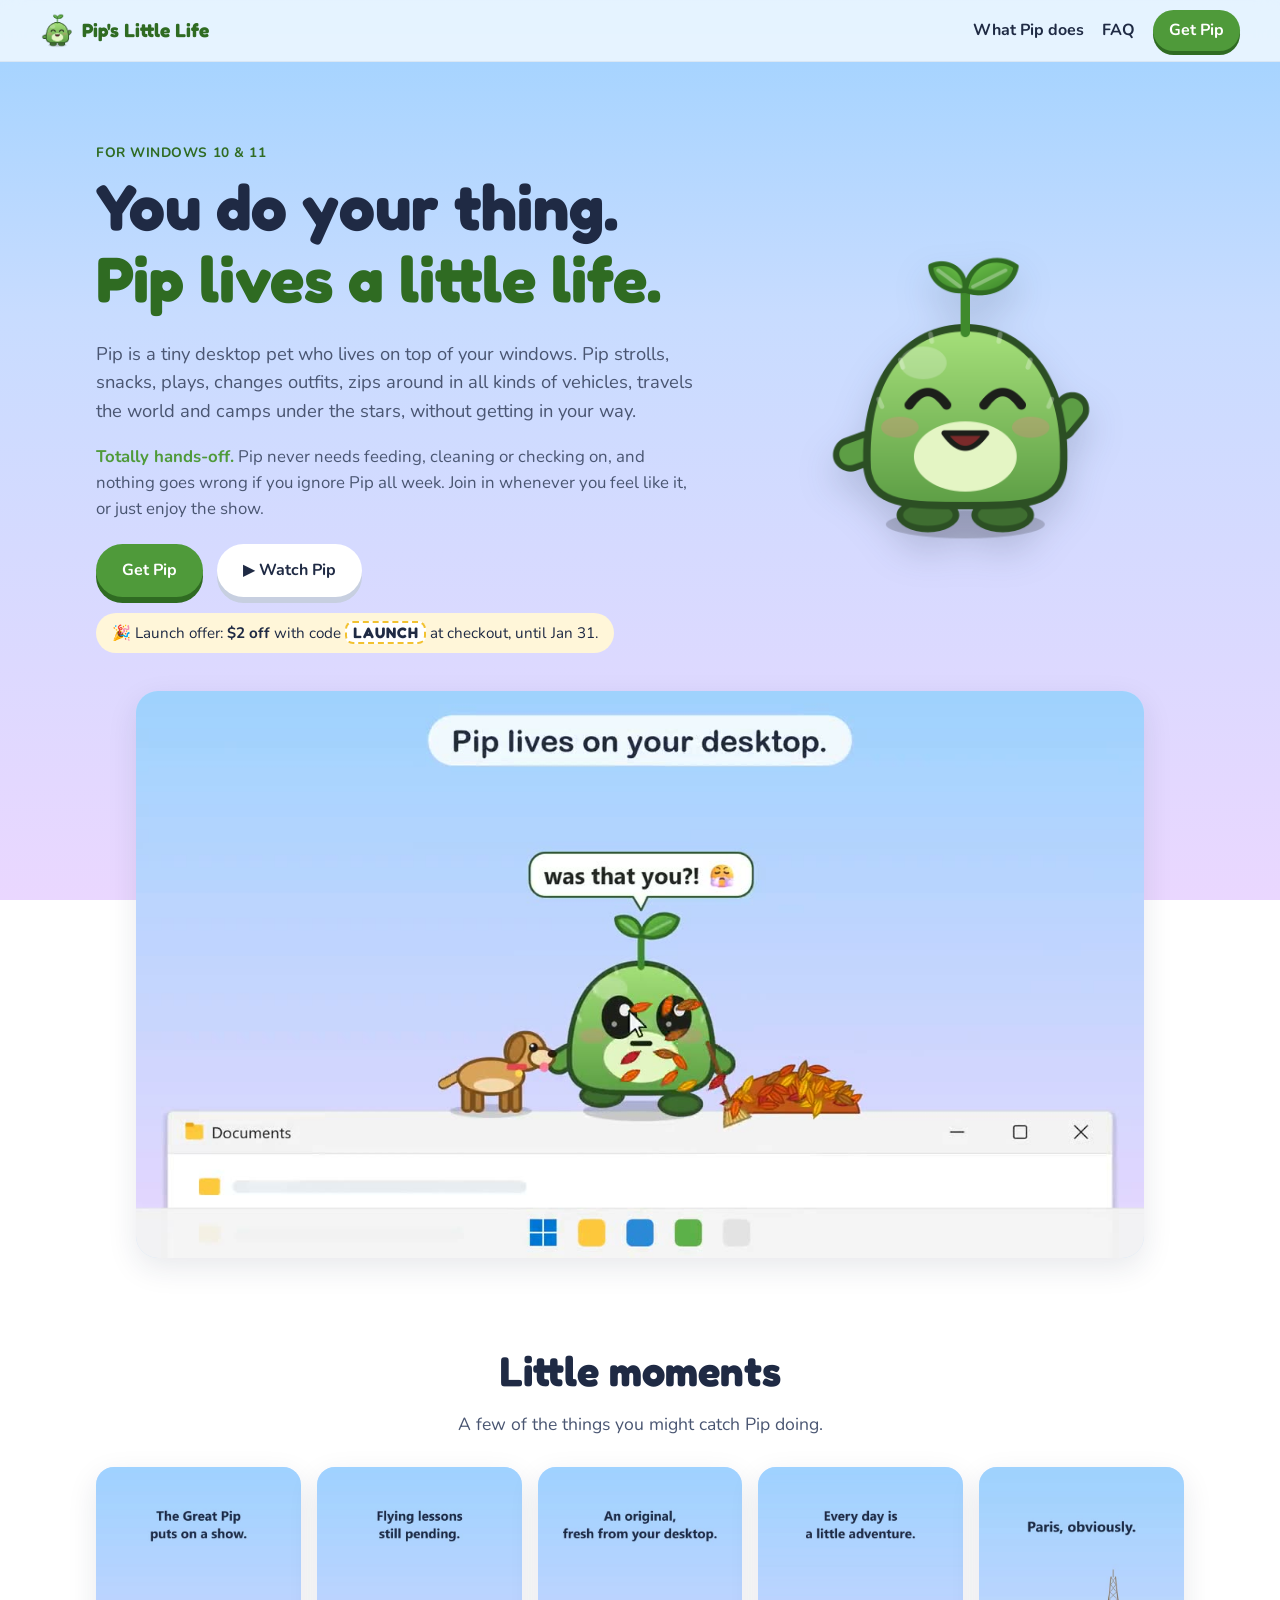
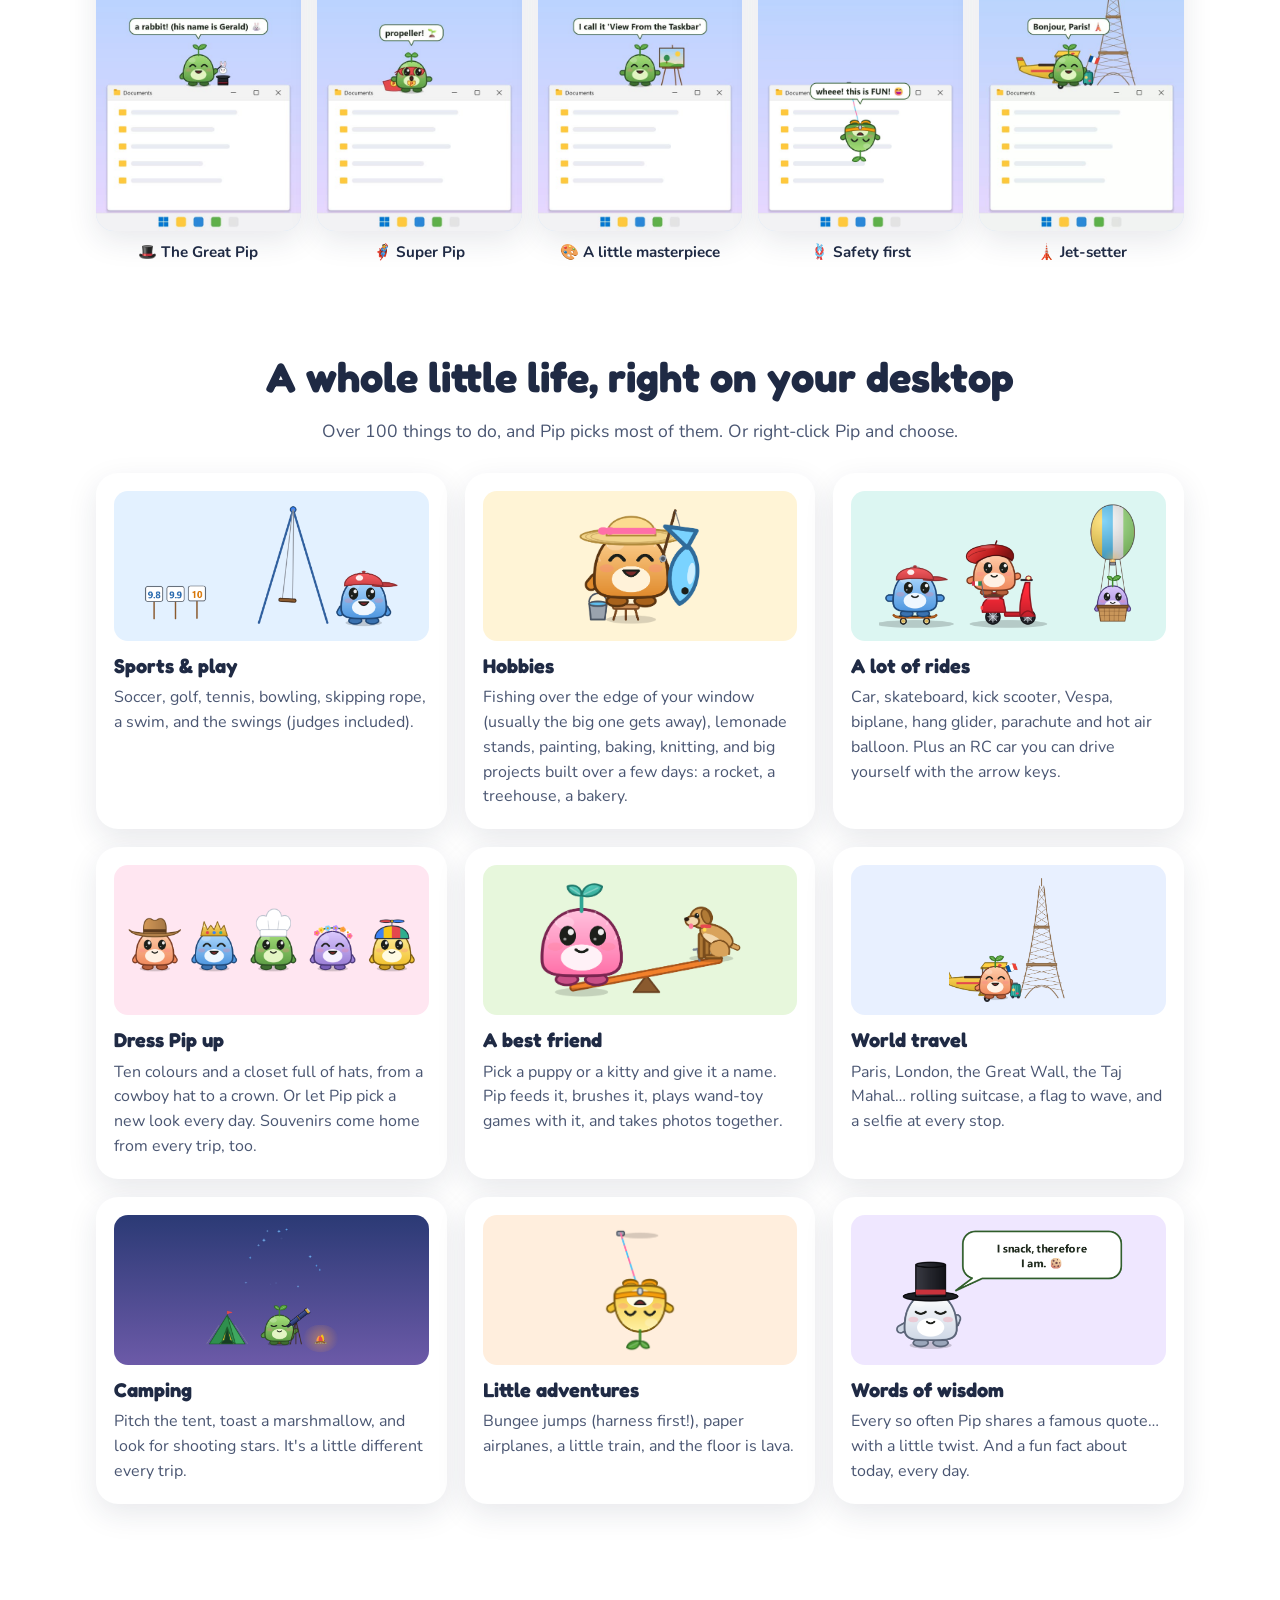
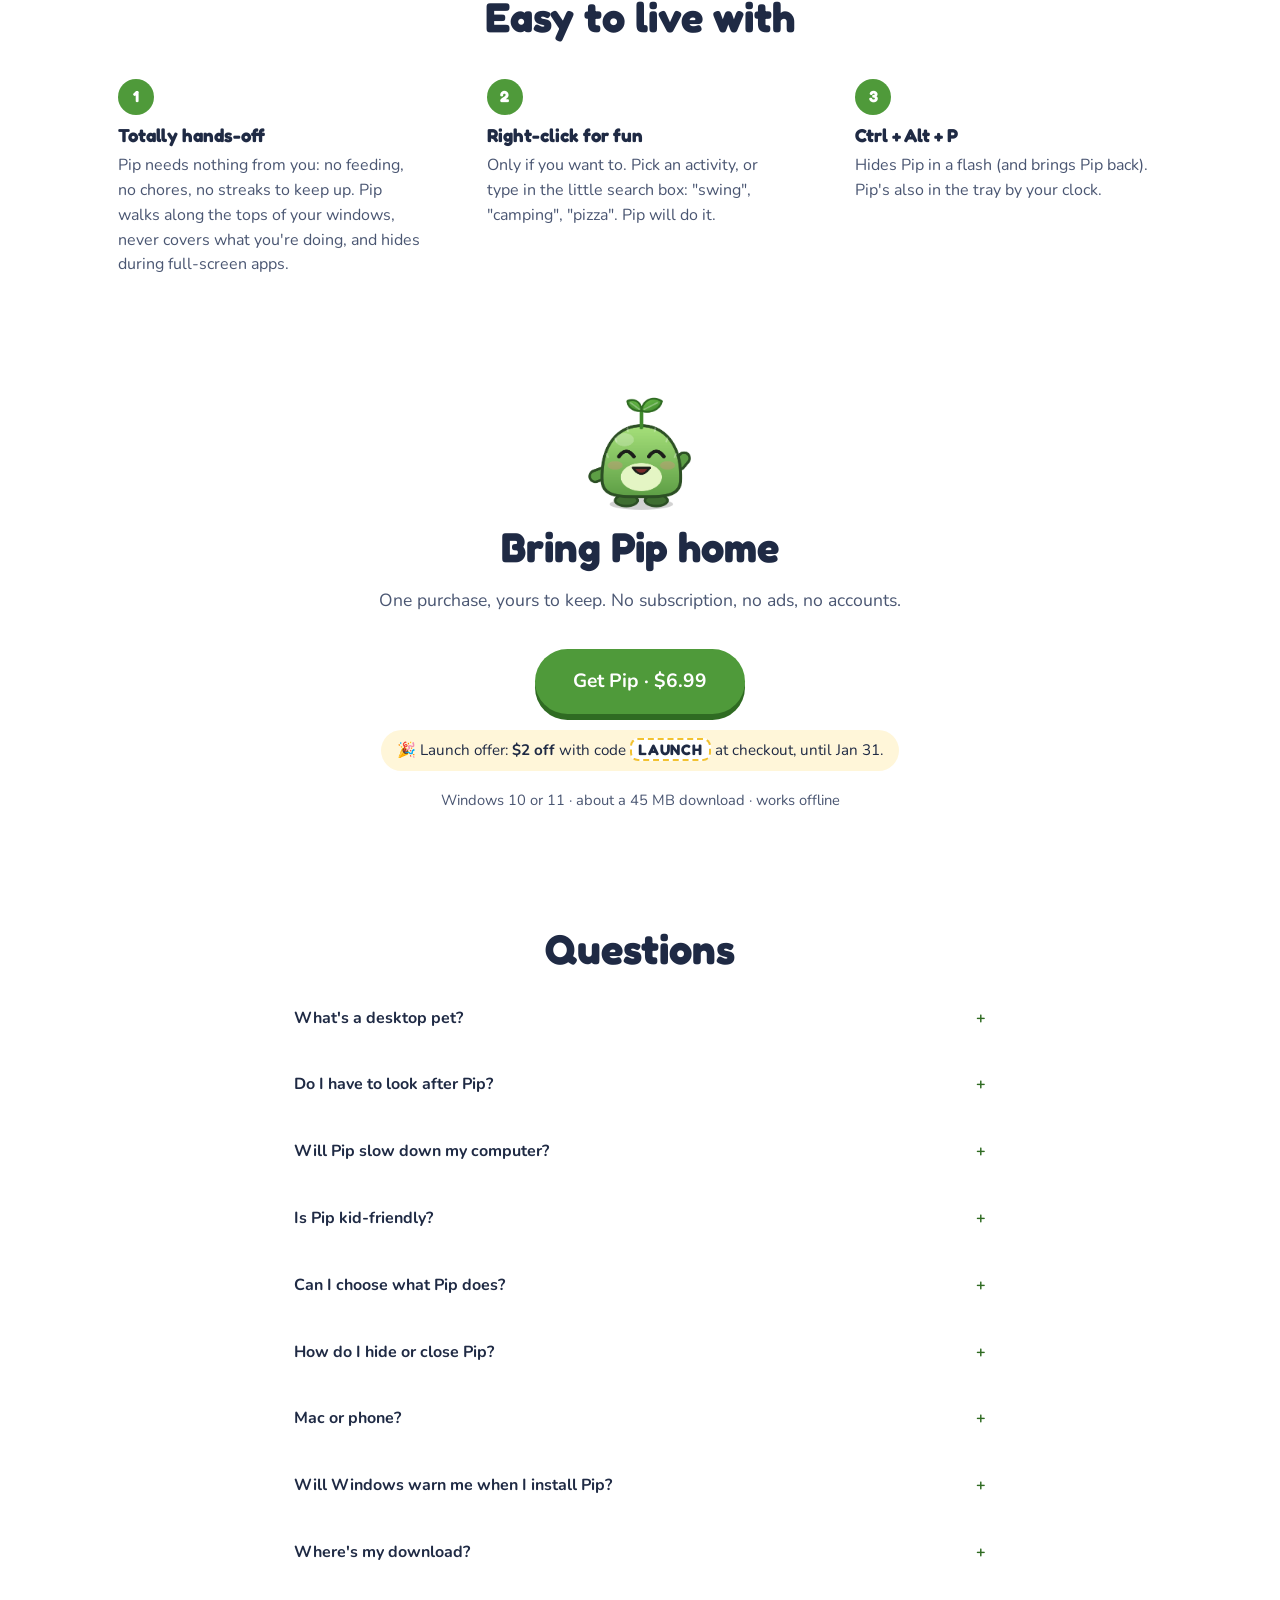
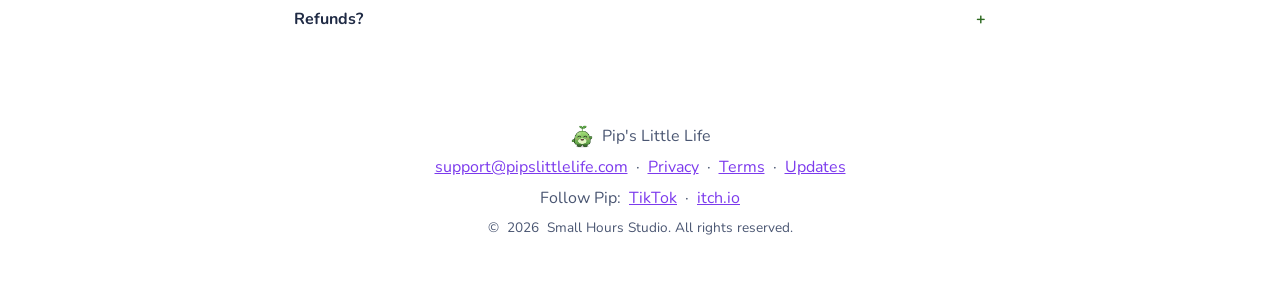
<file: index.html>
<!doctype html>
<html lang="en">
<head>
<meta charset="utf-8">
<meta name="viewport" content="width=device-width, initial-scale=1">
<title>Pip's Little Life · a cute desktop pet for Windows 10 &amp; 11</title>
<meta name="description" content="A cute desktop pet (a tiny desktop buddy) for Windows 10 &amp; 11. Pip plays, fishes, travels and camps on top of your windows. Hands-off, kid-friendly, no ads.">
<link rel="canonical" href="https://pipslittlelife.com/">
<meta property="og:type" content="website">
<meta property="og:site_name" content="Pip's Little Life">
<meta property="og:title" content="Pip's Little Life">
<meta property="og:description" content="A desktop buddy who lives on your screen. You do your thing. Pip lives a little life.">
<meta property="og:image" content="https://pipslittlelife.com/assets/og-image.jpg">
<meta property="og:url" content="https://pipslittlelife.com/">
<meta name="twitter:card" content="summary_large_image">
<script type="application/ld+json">
{ "@context": "https://schema.org", "@type": "SoftwareApplication",
  "name": "Pip's Little Life", "url": "https://pipslittlelife.com/",
  "description": "A cute, hands-off desktop pet for Windows 10 and 11. Pip lives a little life on top of your windows.",
  "image": "https://pipslittlelife.com/assets/og-image.jpg",
  "applicationCategory": "GameApplication", "operatingSystem": "Windows 10, Windows 11",
  "offers": { "@type": "Offer", "price": "6.99", "priceCurrency": "USD" } }
</script>
<link rel="icon" type="image/png" href="assets/pip-wave.png">
<link rel="preconnect" href="https://fonts.googleapis.com">
<link rel="preconnect" href="https://fonts.gstatic.com" crossorigin>
<link href="https://fonts.googleapis.com/css2?family=Fredoka:wght@500;600;700&family=Nunito:wght@400;600;700&display=swap" rel="stylesheet">
<link rel="stylesheet" href="style.css?v=4">
<script>
  /* ===== The one thing to fill in when you're ready to sell =====
     buyUrl: your Stripe (or Lemon Squeezy) checkout link.  price: shown on the buttons, e.g. "$9.99".
     While buyUrl is empty, the buttons say "Coming soon" and email you instead, and the launch offer stays hidden.
     Launched 2026-11-26 (Pip/LAUNCH-CHECKLIST.md section D). */
  window.PIP = { buyUrl: "https://buy.stripe.com/dRm28q35B7hE0VS5QO4ko00", price: "$6.99",
                 /* launch offer: shown until the end of this day, then hides itself */
                 promo: { code: "LAUNCH", off: "$2 off", until: "2027-01-31" },
                 /* the download service's "lost your link?" page */
                 lostUrl: "https://pip-download.pipslittlelife.workers.dev/lost" };
</script>
</head>
<body>

<header class="nav">
  <a class="brand" href="#top"><img src="assets/pip-wave.png" alt="" width="34" height="37">Pip's Little Life</a>
  <nav>
    <a href="#what">What Pip does</a>
    <a href="#faq">FAQ</a>
    <a class="btn btn-small buy" href="#get">Get Pip</a>
  </nav>
</header>

<main id="top">
  <!-- hero -->
  <section class="hero">
    <div class="hero-text">
      <p class="kicker">For Windows 10 &amp; 11</p>
      <h1>You do your thing.<br><span>Pip lives a little life.</span></h1>
      <p class="lede">Pip is a tiny desktop pet who lives on top of your windows. Pip strolls, snacks, plays,
        changes outfits, zips around in all kinds of vehicles, travels the world and camps under the stars,
        without getting in your way.</p>
      <p class="hands-off"><b>Totally hands-off.</b> Pip never needs feeding, cleaning or checking on, and nothing
        goes wrong if you ignore Pip all week. Join in whenever you feel like it, or just enjoy the show.</p>
      <div class="cta">
        <a class="btn buy" href="#get">Get Pip</a>
        <a class="btn btn-ghost" href="#watch">▶ Watch Pip</a>
      </div>
      <p class="promo" hidden></p>
      <div class="phone-note" hidden>
        <p><b>📱 On your phone?</b> Pip lives on Windows PCs. Buy here now and we'll email you the download link to open
          on your computer. Or send this page to yourself for later.</p>
        <button type="button" class="btn btn-ghost send-pc">📲 Send to my computer</button>
      </div>
      <p class="soon-note" hidden>Pip isn't on sale just yet. The button opens your email app with a short note to us;
        send it and we'll email you back when Pip launches.</p>
    </div>
    <div class="hero-art"><img src="assets/pip-wave.png" alt="Pip, a little green sprout, waving hello" width="321" height="345"></div>
  </section>

  <!-- the trailer -->
  <section id="watch" class="video-wrap">
    <video src="assets/pip-trailer.mp4" poster="assets/pip-trailer-poster.jpg" autoplay muted loop playsinline
           aria-label="A one-minute look at what Pip gets up to on the desktop"></video>
  </section>

  <!-- short clips -->
  <section id="clips" class="section clips-section">
    <h2>Little moments</h2>
    <p class="sub">A few of the things you might catch Pip doing.</p>
    <div class="clips">
      <figure class="clip">
        <video src="assets/clips/magic.mp4" poster="assets/clips/magic.jpg" muted loop playsinline preload="none"
               aria-label="Pip puts on a magic show, pulls a rabbit named Gerald out of a hat, and a trick goes slightly wrong"></video>
        <figcaption>🎩 The Great Pip</figcaption>
      </figure>
      <figure class="clip">
        <video src="assets/clips/superhero.mp4" poster="assets/clips/superhero.jpg" muted loop playsinline preload="none"
               aria-label="Pip in a cape leaps to the rescue, forgets how to fly, and spins the sprout like a propeller"></video>
        <figcaption>🦸 Super Pip</figcaption>
      </figure>
      <figure class="clip">
        <video src="assets/clips/painting.mp4" poster="assets/clips/painting.jpg" muted loop playsinline preload="none"
               aria-label="Pip paints a landscape on an easel and calls it View From the Taskbar"></video>
        <figcaption>🎨 A little masterpiece</figcaption>
      </figure>
      <figure class="clip">
        <video src="assets/clips/bungee.mp4" poster="assets/clips/bungee.jpg" muted loop playsinline preload="none"
               aria-label="Pip puts on a harness and bungee jumps off the top of a window"></video>
        <figcaption>🪢 Safety first</figcaption>
      </figure>
      <figure class="clip">
        <video src="assets/clips/jetsetter.mp4" poster="assets/clips/jetsetter.jpg" muted loop playsinline preload="none"
               aria-label="Pip flies to Paris, rides up the Eiffel Tower, gets a beret and takes a selfie"></video>
        <figcaption>🗼 Jet-setter</figcaption>
      </figure>
    </div>
  </section>

  <!-- what Pip does -->
  <section id="what" class="section">
    <h2>A whole little life, right on your desktop</h2>
    <p class="sub">Over 100 things to do, and Pip picks most of them. Or right-click Pip and choose.</p>
    <div class="grid">
      <article class="card c-blue"><img src="assets/swing.png" alt="Pip in a red cap lands a swing jump while judges hold up 9.8, 9.9 and 10" loading="lazy">
        <h3>Sports &amp; play</h3><p>Soccer, golf, tennis, bowling, skipping rope, a swim, and the swings (judges included).</p></article>
      <article class="card c-yellow"><img src="assets/fishing.png" alt="Pip in a sun hat holding up a huge fish" loading="lazy">
        <h3>Hobbies</h3><p>Fishing over the edge of your window (usually the big one gets away), lemonade stands, painting,
          baking, knitting, and big projects built over a few days: a rocket, a treehouse, a bakery.</p></article>
      <article class="card c-teal"><img src="assets/rides.png" alt="Pip on a skateboard, on a Vespa, and in a hot air balloon" loading="lazy">
        <h3>A lot of rides</h3><p>Car, skateboard, kick scooter, Vespa, biplane, hang glider, parachute and hot air
          balloon. Plus an RC car you can drive yourself with the arrow keys.</p></article>
      <article class="card c-pink"><img src="assets/outfits.png" alt="Five Pips in different colours and hats: cowboy, crown, chef, flower crown, propeller beanie" loading="lazy">
        <h3>Dress Pip up</h3><p>Ten colours and a closet full of hats, from a cowboy hat to a crown. Or let Pip pick a new
          look every day. Souvenirs come home from every trip, too.</p></article>
      <article class="card c-green"><img src="assets/seesaw.png" alt="A pink Pip on a seesaw with a puppy" loading="lazy">
        <h3>A best friend</h3><p>Pick a puppy or a kitty and give it a name. Pip feeds it, brushes it, plays wand-toy
          games with it, and takes photos together.</p></article>
      <article class="card c-sky"><img src="assets/travel.png" alt="Pip arriving in Paris by biplane with a rolling suitcase" loading="lazy">
        <h3>World travel</h3><p>Paris, London, the Great Wall, the Taj Mahal… rolling suitcase, a flag to wave, and a selfie at every stop.</p></article>
      <article class="card c-night"><img src="assets/camping.png" alt="Pip camping with a tent, telescope and campfire under the stars" loading="lazy">
        <h3>Camping</h3><p>Pitch the tent, toast a marshmallow, and look for shooting stars. It's a little different every trip.</p></article>
      <article class="card c-orange"><img src="assets/bungee.png" alt="A yellow Pip bungee jumping in a harness" loading="lazy">
        <h3>Little adventures</h3><p>Bungee jumps (harness first!), paper airplanes, a little train, and the floor is lava.</p></article>
      <article class="card c-lav"><img src="assets/wisdom.png" alt="Pip in a top hat saying: I snack, therefore I am" loading="lazy">
        <h3>Words of wisdom</h3><p>Every so often Pip shares a famous quote… with a little twist. And a fun fact about today, every day.</p></article>
    </div>
  </section>

  <!-- how it works -->
  <section class="section how">
    <h2>Easy to live with</h2>
    <div class="steps">
      <div class="step"><span class="num">1</span><h3>Totally hands-off</h3>
        <p>Pip needs nothing from you: no feeding, no chores, no streaks to keep up. Pip walks along the tops of your
          windows, never covers what you're doing, and hides during full-screen apps.</p></div>
      <div class="step"><span class="num">2</span><h3>Right-click for fun</h3>
        <p>Only if you want to. Pick an activity, or type in the little search box: "swing", "camping", "pizza". Pip will do it.</p></div>
      <div class="step"><span class="num">3</span><h3>Ctrl + Alt + P</h3>
        <p>Hides Pip in a flash (and brings Pip back). Pip's also in the tray by your clock.</p></div>
    </div>
  </section>

  <!-- get it -->
  <section id="get" class="section get">
    <img src="assets/pip-wave.png" alt="" width="120" height="129">
    <h2>Bring Pip home</h2>
    <p class="sub">One purchase, yours to keep. No subscription, no ads, no accounts.</p>
    <a class="btn btn-big buy" href="#get">Get Pip</a>
    <p class="promo" hidden></p>
    <div class="phone-note" hidden>
      <p><b>📱 On your phone?</b> Pip lives on Windows PCs. Buy here now and we'll email you the download link to open
        on your computer. Or send this page to yourself for later.</p>
      <button type="button" class="btn btn-ghost send-pc">📲 Send to my computer</button>
    </div>
    <p class="soon-note" hidden>Opens your email app with a ready-to-send note. We'll reply when Pip launches.</p>
    <p class="fine">Windows 10 or 11 · about a 45 MB download · works offline</p>
  </section>

  <!-- FAQ -->
  <section id="faq" class="section faq">
    <h2>Questions</h2>
    <details><summary>What's a desktop pet?</summary>
      <p>A little character who lives on your computer screen, on top of your windows and taskbar, while you work,
        study or play. Some people call it a desktop buddy or desktop companion. Pip is a cozy one for Windows 10 and 11:
        no ads, no accounts, no tracking, and Pip works completely offline.</p></details>
    <details><summary>Do I have to look after Pip?</summary>
      <p>Not at all. Pip is totally hands-off: there's nothing to feed, clean or keep up with, and no guilt if you don't
        check in for days. Pip just gets on with a happy little life. Right-click whenever you'd like to join in.</p></details>
    <details><summary>Will Pip slow down my computer?</summary>
      <p>No. Pip is tiny and naps when you're away, and hides automatically during full-screen games and videos.</p></details>
    <details><summary>Is Pip kid-friendly?</summary>
      <p>Yes. Pip is gentle and silly, with no ads, no chat, no accounts and no internet connection needed, and collects
        no personal information. There's also a Kid mode (chosen on first run, or any time in Settings): the same Pip,
        just without the grown-up jokes about offices and coffee.</p></details>
    <details><summary>Can I choose what Pip does?</summary>
      <p>Yes. In Settings you can turn things on or off (rides, flying, snacks…), set how chatty Pip is, and turn sound off.</p></details>
    <details><summary>How do I hide or close Pip?</summary>
      <p>Press <b>Ctrl + Alt + P</b> to hide Pip and bring Pip back. To close, right-click Pip and choose "Say bye to Pip".</p></details>
    <details><summary>Mac or phone?</summary>
      <p>Windows only for now.</p></details>
    <details><summary>Will Windows warn me when I install Pip?</summary>
      <p>Probably, and it's okay. Pip is made by a tiny one-person studio and is brand new, so Windows and your
        browser haven't "met" Pip yet. They show a caution for any new app they don't recognise, not because they
        found anything wrong. You might see:</p>
      <ul>
        <li><b>Chrome or Edge:</b> "Suspicious download blocked". Choose <b>Keep</b> (or <b>Download suspicious
          file</b>).</li>
        <li><b>Windows:</b> "Windows protected your PC". Click <b>More info</b>, then <b>Run anyway</b>.</li>
      </ul>
      <p>Your download page walks you through it step by step. Pip has no ads, never goes online and doesn't need an
        admin password to install. If anything feels off, email
        <a href="mailto:support@pipslittlelife.com">support@pipslittlelife.com</a> before you buy and we'll happily
        answer.</p></details>
    <details><summary>Where's my download?</summary>
      <p>Right after you pay, you land on your download page, and we email you the same link (look for "Your Pip
        download link"). It keeps working, so you can download Pip again any time.
        <span class="lost-link" hidden>Lost the email? <a href="#">Get your link again</a>.</span></p></details>
    <details><summary>Refunds?</summary>
      <p>If Pip isn't for you, email us within 14 days and we'll refund you in full (see our <a href="terms.html">terms</a>).</p></details>
  </section>
</main>

<footer class="foot">
  <p><img src="assets/pip-wave.png" alt="" width="24" height="26"> Pip's Little Life</p>
  <p><a href="mailto:support@pipslittlelife.com">support@pipslittlelife.com</a> · <a href="privacy.html">Privacy</a> · <a href="terms.html">Terms</a> · <a href="updates.html">Updates</a></p>
  <p>Follow Pip: <a href="https://www.tiktok.com/@pips.little.life" rel="me noopener">TikTok</a> · <a href="https://smallhours-studio.itch.io/pips-little-life" rel="me noopener">itch.io</a></p>
  <p class="copy">© <span id="yr">2026</span> Small Hours Studio. All rights reserved.</p>
</footer>

<script>
  (function () {
    var cfg = window.PIP || {};
    var ready = !!cfg.buyUrl;
    document.querySelectorAll(".buy").forEach(function (a) {
      if (ready) {
        a.href = cfg.buyUrl;
        if (cfg.price && a.classList.contains("btn-big")) a.textContent = "Get Pip · " + cfg.price;
      } else {
        a.href = "mailto:support@pipslittlelife.com?subject=Tell%20me%20when%20Pip%20launches"
          + "&body=Hi!%20Please%20let%20me%20know%20when%20Pip%27s%20Little%20Life%20is%20available.";
        a.title = "Opens your email app with a note to us, ready to send";
        if (!a.classList.contains("btn-small")) a.textContent = "✉️ Coming soon · email me at launch";
      }
    });
    document.querySelectorAll(".soon-note").forEach(function (n) { n.hidden = ready; });
    if (cfg.lostUrl) document.querySelectorAll(".lost-link").forEach(function (n) {
      n.querySelector("a").href = cfg.lostUrl; n.hidden = false;
    });
    // launch offer, until the end of promo.until
    var pr = cfg.promo;
    if (ready && pr && new Date() <= new Date(pr.until + "T23:59:59")) {
      var end = new Date(pr.until + "T12:00:00").toLocaleDateString("en-US", { month: "short", day: "numeric" });
      document.querySelectorAll(".promo").forEach(function (n) {
        n.innerHTML = "🎉 Launch offer: <b>" + pr.off + "</b> with code <b class='code'>" + pr.code +
          "</b> at checkout, until " + end + ".";
        n.hidden = false;
      });
    }
    // phones and tablets: Pip needs a Windows PC, so offer to send the site to yourself
    var mobile = /Android|iPhone|iPad|iPod|Mobile/i.test(navigator.userAgent);
    if (mobile) {
      document.querySelectorAll(".phone-note").forEach(function (n) { n.hidden = false; });
      var home = "https://pipslittlelife.com/";
      var mail = "mailto:?subject=" + encodeURIComponent("Pip's Little Life, for my PC") +
        "&body=" + encodeURIComponent("Open this on my Windows PC: " + home);
      document.querySelectorAll(".send-pc").forEach(function (b) {
        b.addEventListener("click", function () {
          if (navigator.share) {          // the phone's share sheet: email, message, AirDrop, notes…
            navigator.share({ title: "Pip's Little Life", text: "Get Pip on my PC", url: home }).catch(function () {});
          } else { location.href = mail; }
        });
      });
    }
    document.getElementById("yr").textContent = new Date().getFullYear();
    // the short clips play (silently) while they're on screen, and pause when scrolled away. On a phone they sit in
    // a swipe row with the next one peeking in: there, only the one you're looking at plays.
    var vids = Array.prototype.slice.call(document.querySelectorAll(".clip video"));
    var calm = window.matchMedia("(prefers-reduced-motion: reduce)").matches;
    var row = window.matchMedia("(max-width: 900px)");
    var seen = new Map();
    function update() {
      var best = null, bestR = 0;
      if (row.matches) {
        vids.forEach(function (v) {
          var r = seen.get(v) || 0;
          if (r > bestR) { best = v; bestR = r; }
        });
      }
      vids.forEach(function (v) {
        var on = row.matches ? (v === best && bestR >= 0.6) : (seen.get(v) || 0) >= 0.5;
        if (on && v.paused && !v.dataset.held) { v.play().catch(function () {}); }
        else if (!on && !v.paused) { v.pause(); }
      });
    }
    if ("IntersectionObserver" in window && !calm) {
      var io = new IntersectionObserver(function (es) {
        es.forEach(function (e) { seen.set(e.target, e.isIntersecting ? e.intersectionRatio : 0); });
        update();
      }, { threshold: [0, 0.25, 0.5, 0.6, 0.75, 0.9, 1] });
      vids.forEach(function (v) { io.observe(v); });
      if (row.addEventListener) { row.addEventListener("change", update); }
    }
    vids.forEach(function (v) {                                   // tap / click to pause or play
      v.addEventListener("click", function () {
        if (v.paused) {
          delete v.dataset.held;
          vids.forEach(function (o) { if (o !== v && row.matches) { o.pause(); } });
          v.play().catch(function () {});
        } else { v.dataset.held = "1"; v.pause(); }
      });
    });
  })();
</script>
<!-- Cloudflare Web Analytics: cookieless visit counts, no personal data --><script type='module' src='https://static.cloudflareinsights.com/beacon.min.js' data-cf-beacon='{"token": "a8dadd1faa96447ba502ac5944d99119"}'></script>
</body>
</html>
</file>
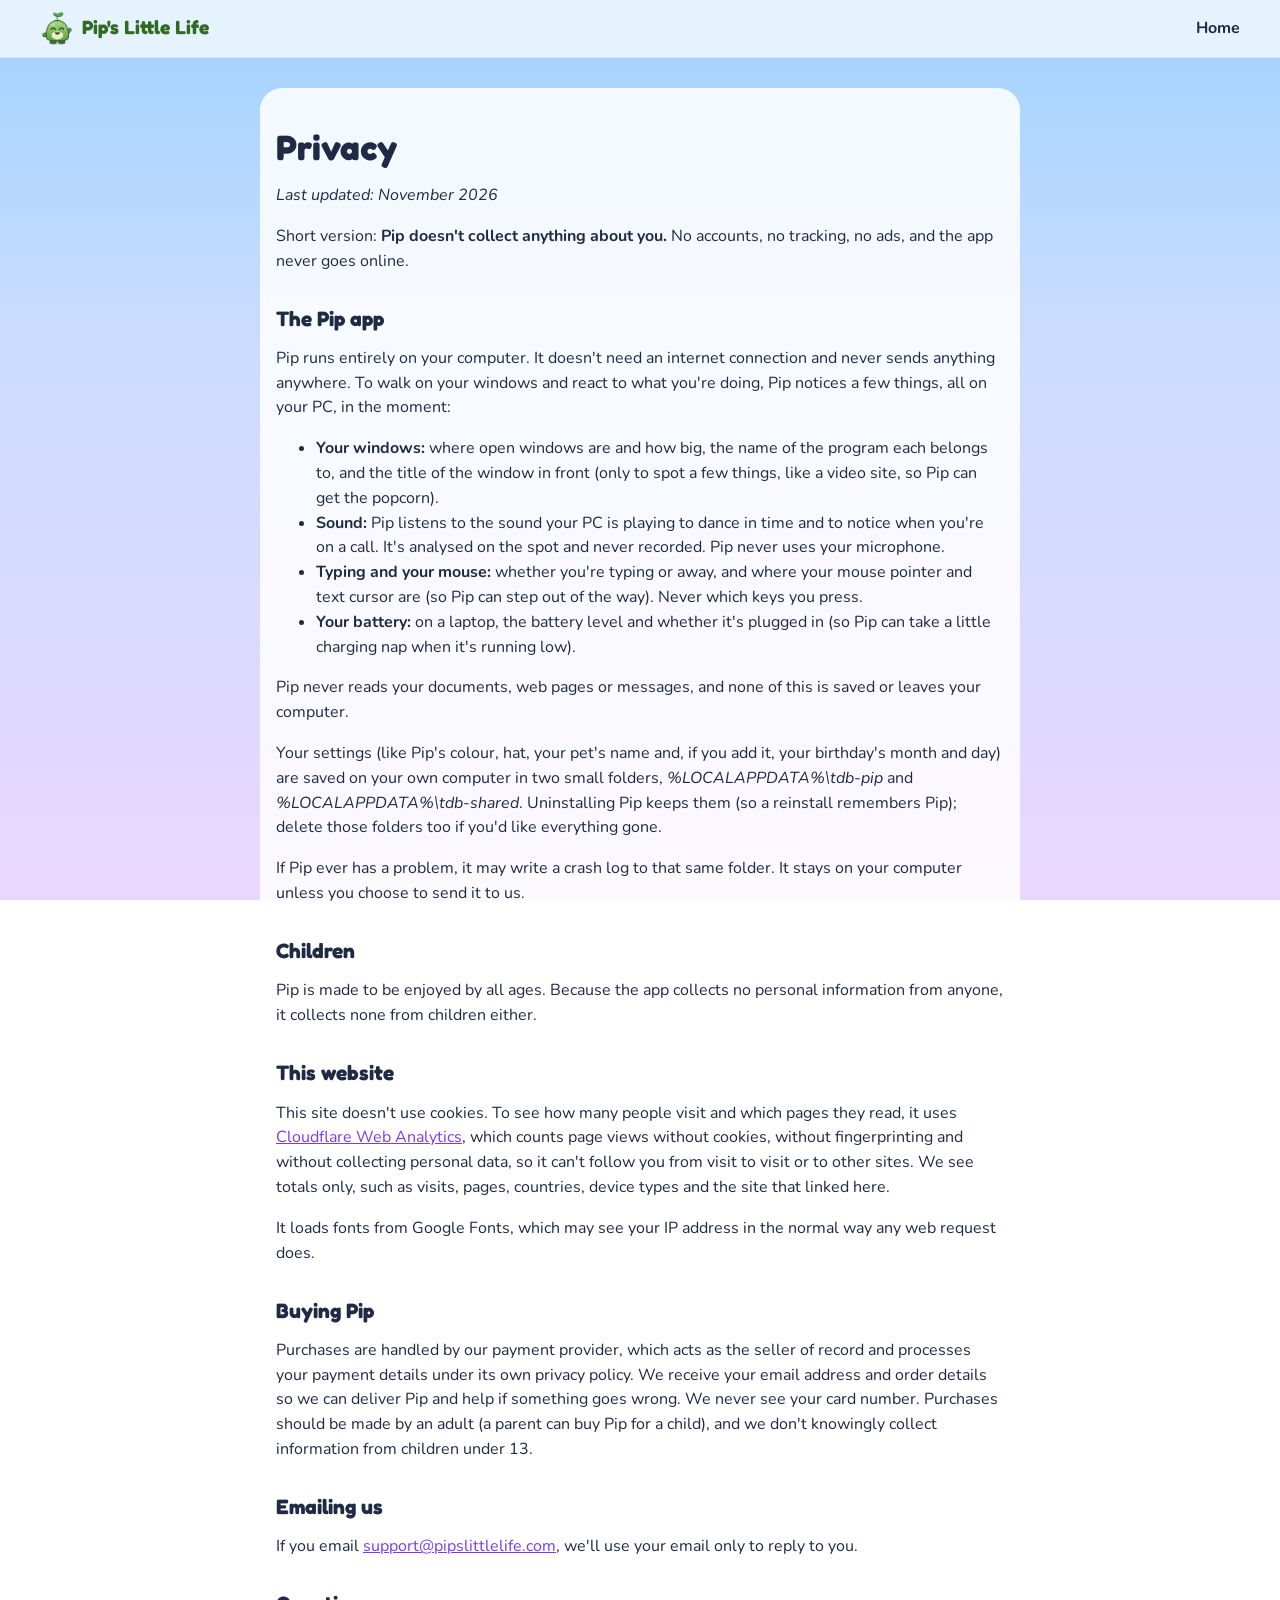
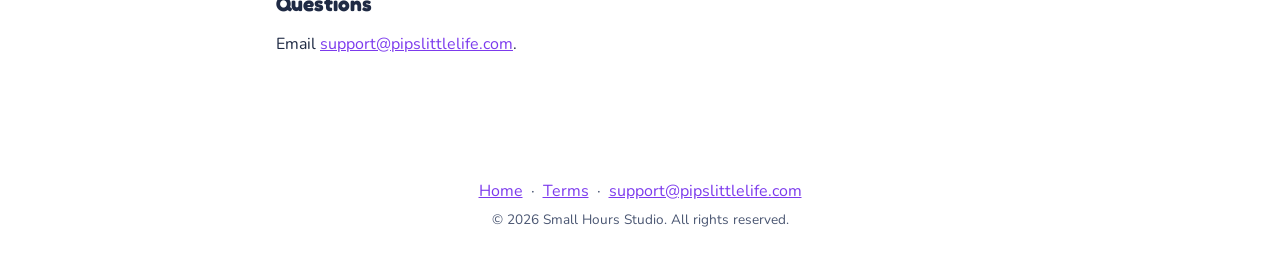
<file: privacy.html>
<!doctype html>
<html lang="en">
<head>
<meta charset="utf-8">
<meta name="viewport" content="width=device-width, initial-scale=1">
<title>Privacy · Pip's Little Life</title>
<link rel="icon" type="image/png" href="assets/pip-wave.png">
<link rel="preconnect" href="https://fonts.googleapis.com">
<link rel="preconnect" href="https://fonts.gstatic.com" crossorigin>
<link href="https://fonts.googleapis.com/css2?family=Fredoka:wght@500;600;700&family=Nunito:wght@400;600;700&display=swap" rel="stylesheet">
<link rel="stylesheet" href="style.css">
</head>
<body>
<header class="nav">
  <a class="brand" href="index.html"><img src="assets/pip-wave.png" alt="" width="34" height="37">Pip's Little Life</a>
  <nav><a href="index.html">Home</a></nav>
</header>
<div class="doc-wrap">
<article class="doc">
  <h1>Privacy</h1>
  <p><i>Last updated: November 2026</i></p>
  <p>Short version: <b>Pip doesn't collect anything about you.</b> No accounts, no tracking, no ads, and the app never goes online.</p>

  <h2>The Pip app</h2>
  <p>Pip runs entirely on your computer. It doesn't need an internet connection and never sends anything anywhere.
    To walk on your windows and react to what you're doing, Pip notices a few things, all on your PC, in the moment:</p>
  <ul>
    <li><b>Your windows:</b> where open windows are and how big, the name of the program each belongs to, and the
      title of the window in front (only to spot a few things, like a video site, so Pip can get the popcorn).</li>
    <li><b>Sound:</b> Pip listens to the sound your PC is playing to dance in time and to notice when you're on a call.
      It's analysed on the spot and never recorded. Pip never uses your microphone.</li>
    <li><b>Typing and your mouse:</b> whether you're typing or away, and where your mouse pointer and text cursor are
      (so Pip can step out of the way). Never which keys you press.</li>
    <li><b>Your battery:</b> on a laptop, the battery level and whether it's plugged in (so Pip can take a little
      charging nap when it's running low).</li>
  </ul>
  <p>Pip never reads your documents, web pages or messages, and none of this is saved or leaves your computer.</p>
  <p>Your settings (like Pip's colour, hat, your pet's name and, if you add it, your birthday's month and day) are saved
    on your own computer in two small folders, <i>%LOCALAPPDATA%\tdb-pip</i> and <i>%LOCALAPPDATA%\tdb-shared</i>.
    Uninstalling Pip keeps them (so a reinstall remembers Pip); delete those folders too if you'd like everything
    gone.</p>
  <p>If Pip ever has a problem, it may write a crash log to that same folder. It stays on your computer unless you choose
    to send it to us.</p>

  <h2>Children</h2>
  <p>Pip is made to be enjoyed by all ages. Because the app collects no personal information from anyone, it collects
    none from children either.</p>

  <h2>This website</h2>
  <p>This site doesn't use cookies. To see how many people visit and which pages they read, it uses
    <a href="https://www.cloudflare.com/web-analytics/">Cloudflare Web Analytics</a>, which counts page views without
    cookies, without fingerprinting and without collecting personal data, so it can't follow you from visit to visit or
    to other sites. We see totals only, such as visits, pages, countries, device types and the site that linked here.</p>
  <p>It loads fonts from Google Fonts, which may see your IP address in the normal way any web request does.</p>

  <h2>Buying Pip</h2>
  <p>Purchases are handled by our payment provider, which acts as the seller of record and processes your payment
    details under its own privacy policy. We receive your email address and order details so we can deliver Pip and help
    if something goes wrong. We never see your card number. Purchases should be made by an adult (a parent can buy Pip
    for a child), and we don't knowingly collect information from children under 13.</p>

  <h2>Emailing us</h2>
  <p>If you email <a href="mailto:support@pipslittlelife.com">support@pipslittlelife.com</a>, we'll use your email only to
    reply to you.</p>

  <h2>Questions</h2>
  <p>Email <a href="mailto:support@pipslittlelife.com">support@pipslittlelife.com</a>.</p>
</article>
</div>
<footer class="foot">
  <p><a href="index.html">Home</a> · <a href="terms.html">Terms</a> · <a href="mailto:support@pipslittlelife.com">support@pipslittlelife.com</a></p>
  <p class="copy">© 2026 Small Hours Studio. All rights reserved.</p>
</footer>
<!-- Cloudflare Web Analytics: cookieless visit counts, no personal data --><script type='module' src='https://static.cloudflareinsights.com/beacon.min.js' data-cf-beacon='{"token": "a8dadd1faa96447ba502ac5944d99119"}'></script>
</body>
</html>
</file>
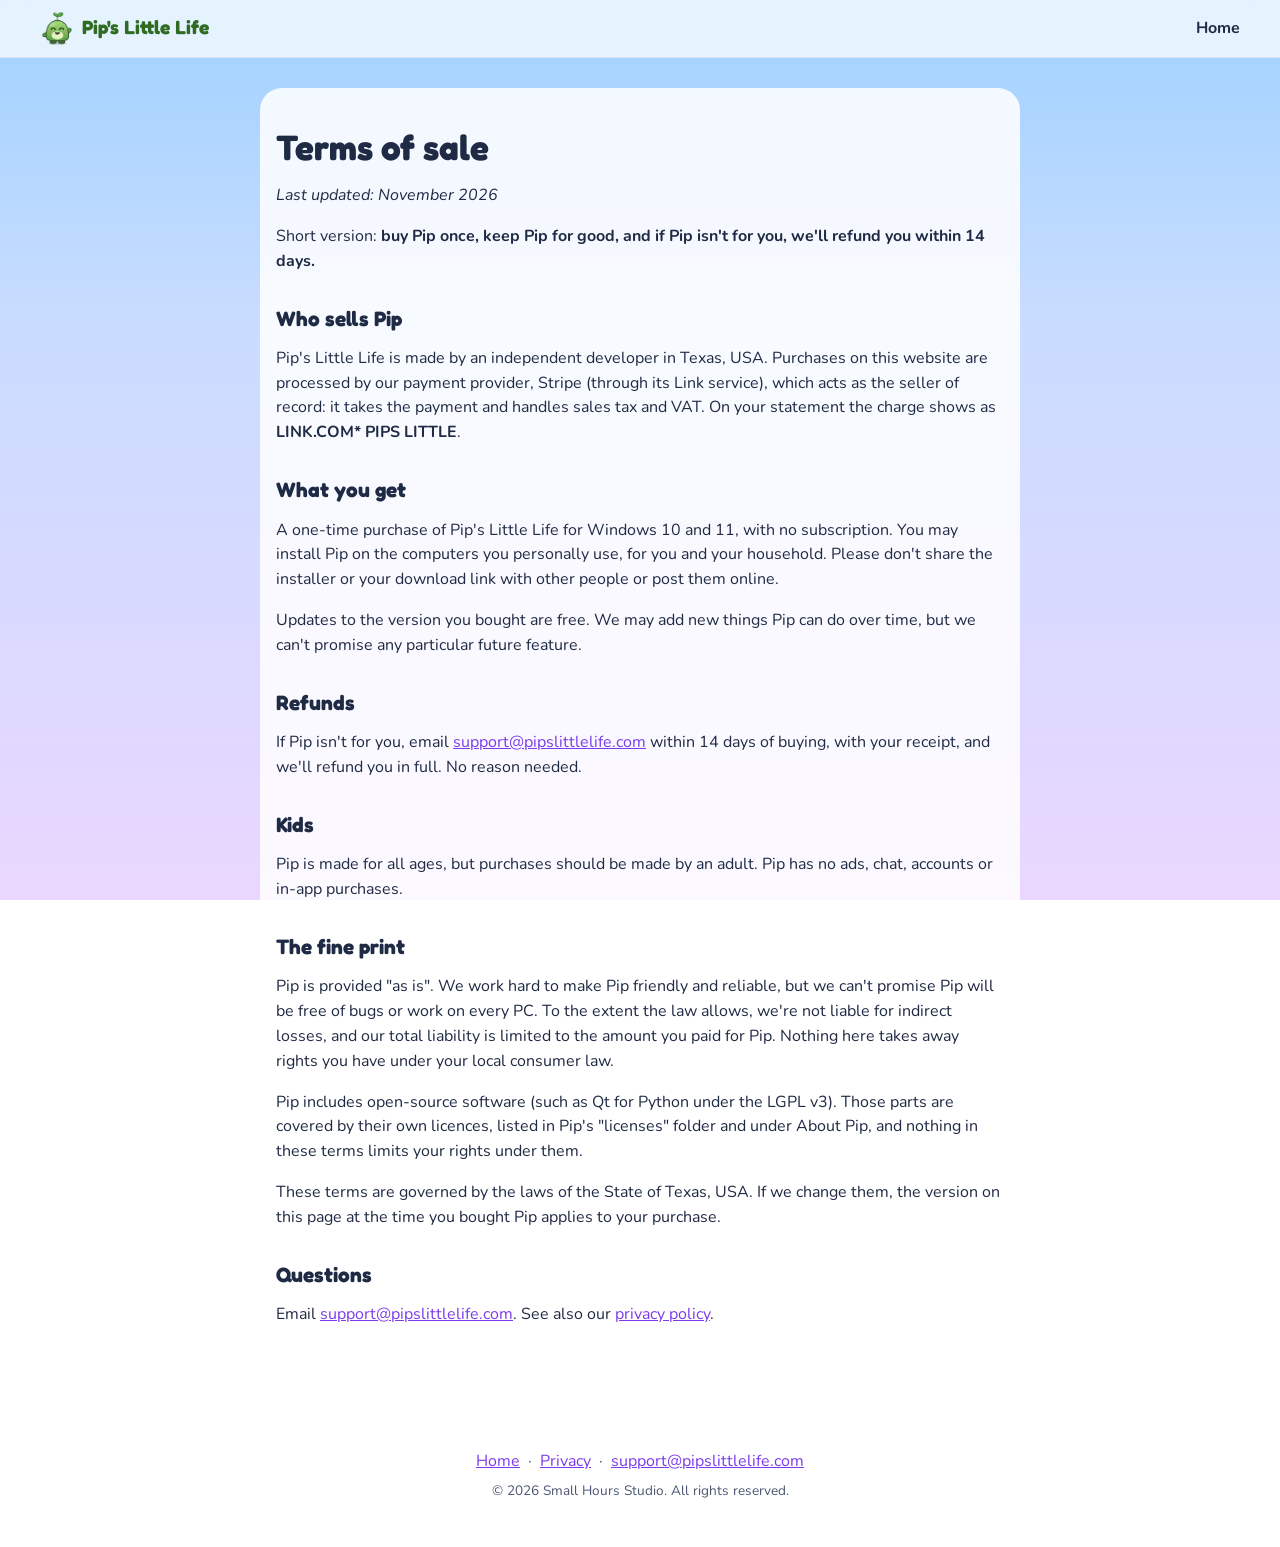
<file: terms.html>
<!doctype html>
<html lang="en">
<head>
<meta charset="utf-8">
<meta name="viewport" content="width=device-width, initial-scale=1">
<title>Terms · Pip's Little Life</title>
<link rel="icon" type="image/png" href="assets/pip-wave.png">
<link rel="preconnect" href="https://fonts.googleapis.com">
<link rel="preconnect" href="https://fonts.gstatic.com" crossorigin>
<link href="https://fonts.googleapis.com/css2?family=Fredoka:wght@500;600;700&family=Nunito:wght@400;600;700&display=swap" rel="stylesheet">
<link rel="stylesheet" href="style.css">
</head>
<body>
<header class="nav">
  <a class="brand" href="index.html"><img src="assets/pip-wave.png" alt="" width="34" height="37">Pip's Little Life</a>
  <nav><a href="index.html">Home</a></nav>
</header>
<div class="doc-wrap">
<article class="doc">
  <h1>Terms of sale</h1>
  <p><i>Last updated: November 2026</i></p>
  <p>Short version: <b>buy Pip once, keep Pip for good, and if Pip isn't for you, we'll refund you within 14 days.</b></p>

  <h2>Who sells Pip</h2>
  <p>Pip's Little Life is made by an independent developer in Texas, USA. Purchases on this website are processed by our
    payment provider, Stripe (through its Link service), which acts as the seller of record: it takes the payment and
    handles sales tax and VAT. On your statement the charge shows as <b>LINK.COM* PIPS LITTLE</b>.</p>

  <h2>What you get</h2>
  <p>A one-time purchase of Pip's Little Life for Windows 10 and 11, with no subscription. You may install Pip on the
    computers you personally use, for you and your household. Please don't share the installer or your download link
    with other people or post them online.</p>
  <p>Updates to the version you bought are free. We may add new things Pip can do over time, but we can't promise any
    particular future feature.</p>

  <h2>Refunds</h2>
  <p>If Pip isn't for you, email <a href="mailto:support@pipslittlelife.com">support@pipslittlelife.com</a> within 14 days
    of buying, with your receipt, and we'll refund you in full. No reason needed.</p>

  <h2>Kids</h2>
  <p>Pip is made for all ages, but purchases should be made by an adult. Pip has no ads, chat, accounts or in-app
    purchases.</p>

  <h2>The fine print</h2>
  <p>Pip is provided "as is". We work hard to make Pip friendly and reliable, but we can't promise Pip will be free of bugs
    or work on every PC. To the extent the law allows, we're not liable for indirect losses, and our total liability is
    limited to the amount you paid for Pip. Nothing here takes away rights you have under your local consumer law.</p>
  <p>Pip includes open-source software (such as Qt for Python under the LGPL v3). Those parts are covered by their own
    licences, listed in Pip's "licenses" folder and under About Pip, and nothing in these terms limits your rights under
    them.</p>
  <p>These terms are governed by the laws of the State of Texas, USA. If we change them, the version on this page at the
    time you bought Pip applies to your purchase.</p>

  <h2>Questions</h2>
  <p>Email <a href="mailto:support@pipslittlelife.com">support@pipslittlelife.com</a>. See also our
    <a href="privacy.html">privacy policy</a>.</p>
</article>
</div>
<footer class="foot">
  <p><a href="index.html">Home</a> · <a href="privacy.html">Privacy</a> ·
    <a href="mailto:support@pipslittlelife.com">support@pipslittlelife.com</a></p>
  <p class="copy">© 2026 Small Hours Studio. All rights reserved.</p>
</footer>
<!-- Cloudflare Web Analytics: cookieless visit counts, no personal data --><script type='module' src='https://static.cloudflareinsights.com/beacon.min.js' data-cf-beacon='{"token": "a8dadd1faa96447ba502ac5944d99119"}'></script>
</body>
</html>
</file>
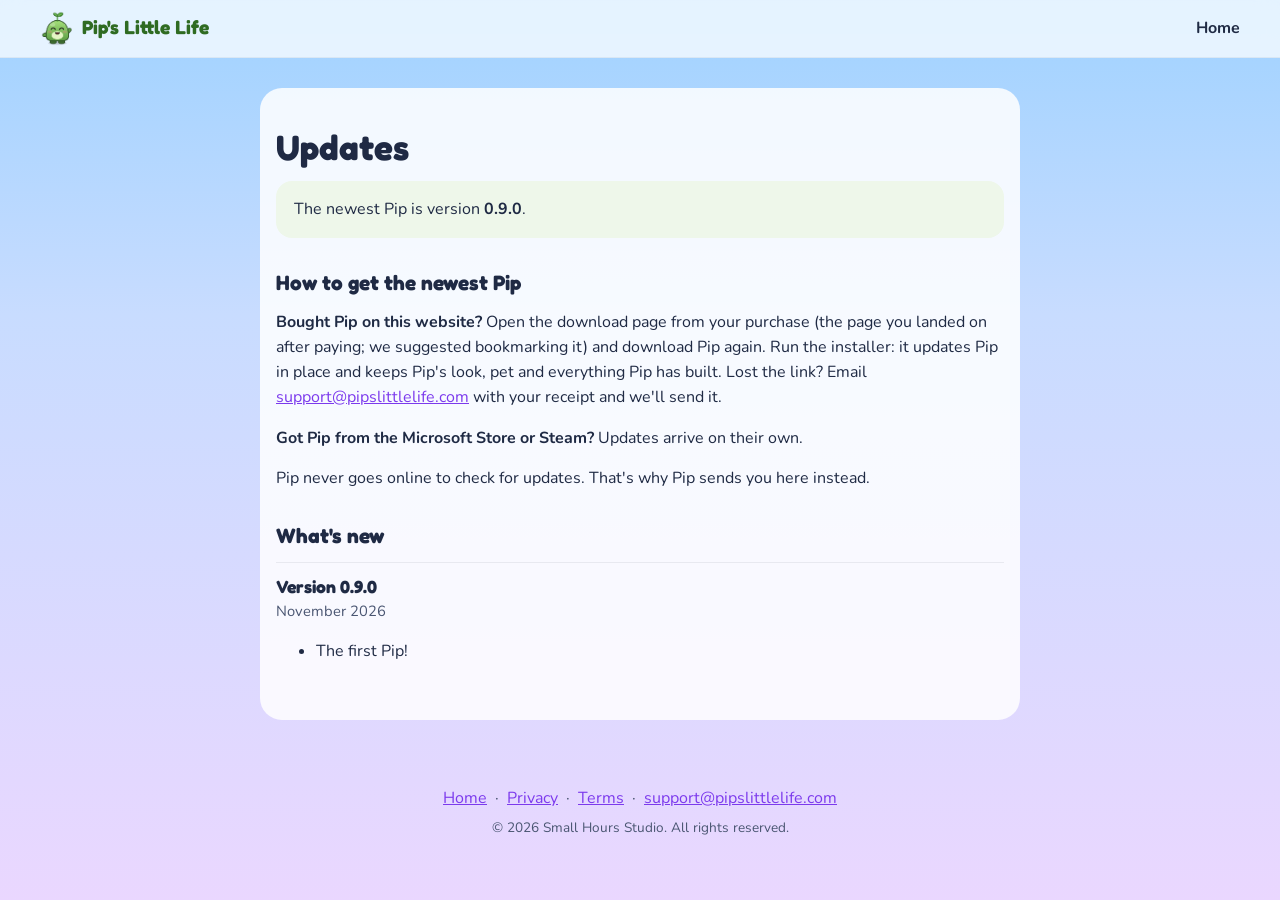
<file: updates.html>
<!doctype html>
<html lang="en">
<head>
<meta charset="utf-8">
<meta name="viewport" content="width=device-width, initial-scale=1">
<title>Updates · Pip's Little Life</title>
<link rel="icon" type="image/png" href="assets/pip-wave.png">
<link rel="preconnect" href="https://fonts.googleapis.com">
<link rel="preconnect" href="https://fonts.gstatic.com" crossorigin>
<link href="https://fonts.googleapis.com/css2?family=Fredoka:wght@500;600;700&family=Nunito:wght@400;600;700&display=swap" rel="stylesheet">
<link rel="stylesheet" href="style.css">
<style>
  .status { border-radius: 16px; padding: 16px 18px; margin: 0 0 8px; background: #eef7ea; }
  .status.new { background: #fff6d9; }
  .status b { color: var(--ink); }
  .release { border-top: 1px solid rgba(31,42,68,.08); padding-top: 14px; margin-top: 14px; }
  .release h3 { font-size: 1.1rem; margin-bottom: 4px; }
  .release .when { color: var(--ink-soft); font-size: .92rem; margin: 0 0 6px; }
</style>
<script>
  /* The newest version. When you release one: put it first here (and bump VERSION + RELEASED in pip_pet/about.py). */
  window.PIP_RELEASES = [
    { version: "0.9.0", date: "November 2026", notes: ["The first Pip!"] }
  ];
</script>
</head>
<body>
<header class="nav">
  <a class="brand" href="index.html"><img src="assets/pip-wave.png" alt="" width="34" height="37">Pip's Little Life</a>
  <nav><a href="index.html">Home</a></nav>
</header>
<div class="doc-wrap">
<article class="doc">
  <h1>Updates</h1>
  <p class="status" id="status">The newest Pip is version <b id="latest">0.9.0</b>.</p>

  <h2>How to get the newest Pip</h2>
  <p><b>Bought Pip on this website?</b> Open the download page from your purchase (the page you landed on after paying;
    we suggested bookmarking it) and download Pip again. Run the installer: it updates Pip in place and keeps Pip's look,
    pet and everything Pip has built. Lost the link? Email
    <a href="mailto:support@pipslittlelife.com">support@pipslittlelife.com</a> with your receipt and we'll send it.</p>
  <p><b>Got Pip from the Microsoft Store or Steam?</b> Updates arrive on their own.</p>
  <p>Pip never goes online to check for updates. That's why Pip sends you here instead.</p>

  <h2>What's new</h2>
  <div id="releases"></div>
</article>
</div>
<footer class="foot">
  <p><a href="index.html">Home</a> · <a href="privacy.html">Privacy</a> · <a href="terms.html">Terms</a> ·
    <a href="mailto:support@pipslittlelife.com">support@pipslittlelife.com</a></p>
  <p class="copy">© 2026 Small Hours Studio. All rights reserved.</p>
</footer>
<script>
  (function () {
    var rel = window.PIP_RELEASES, latest = rel[0].version;
    document.getElementById("latest").textContent = latest;
    // Pip's "Check for updates" opens this page as updates.html?v=<the version you have>
    var have = (location.search.match(/[?&]v=([0-9.]+)/) || [])[1];
    function newer(a, b) {                       // is version a newer than b?
      var x = a.split(".").map(Number), y = b.split(".").map(Number);
      for (var i = 0; i < Math.max(x.length, y.length); i++) {
        if ((x[i] || 0) !== (y[i] || 0)) return (x[i] || 0) > (y[i] || 0);
      }
      return false;
    }
    var s = document.getElementById("status");
    if (have && newer(latest, have)) {
      s.className = "status new";
      s.innerHTML = "You have Pip <b>" + have + "</b>. A newer Pip is out: version <b>" + latest +
        "</b>! See below for how to get it.";
    } else if (have) {
      s.innerHTML = "You have Pip <b>" + have + "</b>, the newest version. You're all set!";
    }
    var box = document.getElementById("releases");
    rel.forEach(function (r) {
      var d = document.createElement("div"); d.className = "release";
      var h = document.createElement("h3"); h.textContent = "Version " + r.version;
      var w = document.createElement("p"); w.className = "when"; w.textContent = r.date;
      var ul = document.createElement("ul");
      r.notes.forEach(function (n) { var li = document.createElement("li"); li.textContent = n; ul.appendChild(li); });
      d.appendChild(h); d.appendChild(w); d.appendChild(ul); box.appendChild(d);
    });
  })();
</script>
<!-- Cloudflare Web Analytics: cookieless visit counts, no personal data --><script type='module' src='https://static.cloudflareinsights.com/beacon.min.js' data-cf-beacon='{"token": "a8dadd1faa96447ba502ac5944d99119"}'></script>
</body>
</html>
</file>
<file: style.css>
:root {
  --sky-1: #9fd2ff;
  --sky-2: #ead7ff;
  --ink: #1f2a44;
  --ink-soft: #4a5672;
  --leaf: #4f9a3a;
  --leaf-dark: #2f6b22;
  --purple: #7c3aed;
  --card: #ffffff;
  --radius: 22px;
  --shadow: 0 10px 30px rgba(31, 42, 68, 0.10);
}

* { box-sizing: border-box; }
html { scroll-behavior: smooth; }
body {
  margin: 0;
  font-family: "Nunito", system-ui, sans-serif;
  color: var(--ink);
  background: linear-gradient(180deg, var(--sky-1) 0%, #c8dcff 35%, var(--sky-2) 100%);
  background-attachment: fixed;
  line-height: 1.55;
}
img { max-width: 100%; height: auto; display: block; }
h1, h2, h3 { font-family: "Fredoka", "Nunito", sans-serif; line-height: 1.12; margin: 0 0 0.4em; }
a { color: var(--purple); }

/* nav */
.nav {
  position: sticky; top: 0; z-index: 10;
  display: flex; align-items: center; justify-content: space-between; gap: 12px;
  padding: 10px clamp(16px, 4vw, 40px);
  background: rgba(255, 255, 255, 0.72);
  backdrop-filter: blur(10px);
  border-bottom: 1px solid rgba(31, 42, 68, 0.06);
}
.brand { display: flex; align-items: center; gap: 8px; font-family: "Fredoka"; font-weight: 700; font-size: 1.2rem;
  color: var(--leaf-dark); text-decoration: none; }
.nav nav { display: flex; align-items: center; gap: 18px; }
.nav nav a:not(.btn) { color: var(--ink); text-decoration: none; font-weight: 700; }
@media (max-width: 560px) { .nav nav a:not(.btn) { display: none; } }

/* buttons */
.btn {
  display: inline-block; padding: 14px 26px; border-radius: 999px; font-weight: 700; text-decoration: none;
  background: var(--leaf); color: #fff; box-shadow: 0 6px 0 var(--leaf-dark);
  transition: transform .12s, box-shadow .12s;
}
.btn:hover { transform: translateY(-2px); box-shadow: 0 8px 0 var(--leaf-dark); }
.btn:active { transform: translateY(3px); box-shadow: 0 3px 0 var(--leaf-dark); }
.btn-small { padding: 8px 16px; box-shadow: 0 4px 0 var(--leaf-dark); }
.btn-big { padding: 18px 38px; font-size: 1.2rem; }
.btn-ghost { background: #fff; color: var(--ink); box-shadow: 0 6px 0 #c7cfe0; }
.btn-ghost:hover { box-shadow: 0 8px 0 #c7cfe0; }

/* hero */
.hero {
  max-width: 1120px; margin: 0 auto; padding: clamp(36px, 7vw, 80px) 16px 28px;
  display: grid; grid-template-columns: 1.4fr 1fr; align-items: center; gap: 24px;
}
.kicker { font-weight: 700; color: var(--leaf-dark); letter-spacing: .04em; text-transform: uppercase; font-size: .85rem; margin: 0 0 8px; }
.hero h1 { font-size: clamp(2.3rem, 6vw, 4rem); }
.hero h1 span { color: var(--leaf-dark); }
.lede { font-size: 1.15rem; color: var(--ink-soft); max-width: 36em; }
.cta { display: flex; flex-wrap: wrap; gap: 14px; margin-top: 22px; }
.hero-art { display: flex; justify-content: center; }
.hero-art img { width: min(300px, 70vw); animation: bob 3.2s ease-in-out infinite; filter: drop-shadow(0 18px 18px rgba(31,42,68,.18)); }
@keyframes bob { 0%, 100% { transform: translateY(0) rotate(-2deg); } 50% { transform: translateY(-12px) rotate(2deg); } }
@media (max-width: 760px) {
  .hero { grid-template-columns: 1fr; text-align: center; }
  .hero-art { order: -1; }
  .hero-art img { width: 170px; }
  .cta { justify-content: center; }
  .lede { margin-inline: auto; }
}
@media (prefers-reduced-motion: reduce) { .hero-art img { animation: none; } html { scroll-behavior: auto; } }

/* video */
.video-wrap { max-width: 1040px; margin: 10px auto 0; padding: 0 16px; }
.video-wrap video { width: 100%; border-radius: var(--radius); box-shadow: var(--shadow); display: block; background: #cfe6ff; }

/* sections */
.section { max-width: 1120px; margin: 0 auto; padding: clamp(48px, 8vw, 90px) 16px 0; text-align: center; }
.section h2 { font-size: clamp(1.8rem, 4vw, 2.6rem); }
.sub { color: var(--ink-soft); font-size: 1.1rem; margin: 0 auto 28px; max-width: 40em; }

/* feature cards */
.grid { display: grid; grid-template-columns: repeat(3, 1fr); gap: 18px; text-align: left; }
@media (max-width: 900px) { .grid { grid-template-columns: repeat(2, 1fr); } }
@media (max-width: 560px) { .grid { grid-template-columns: 1fr; } }
.card { background: var(--card); border-radius: var(--radius); box-shadow: var(--shadow); padding: 18px 18px 20px; display: flex; flex-direction: column; }
.card img { height: 150px; width: 100%; object-fit: contain; margin-bottom: 14px; border-radius: 14px; padding: 10px; }
.card h3 { font-size: 1.25rem; }
.card p { margin: 0; color: var(--ink-soft); }
.c-blue img { background: #e3f1ff; } .c-yellow img { background: #fff4d6; } .c-teal img { background: #dcf6f2; }
.c-pink img { background: #ffe6f1; } .c-green img { background: #e7f7dc; } .c-sky img { background: #e8f0ff; }
.c-night img { background: linear-gradient(180deg, #2b3a75, #6c5aa8); } .c-orange img { background: #ffeedd; }
.c-lav img { background: #efe7ff; }

/* how */
.steps { display: grid; grid-template-columns: repeat(3, 1fr); gap: 18px; text-align: left; }
.step { background: rgba(255,255,255,.75); border-radius: var(--radius); padding: 22px; }
.step .num { display: inline-grid; place-items: center; width: 36px; height: 36px; border-radius: 50%; background: var(--leaf); color: #fff; font-family: "Fredoka"; font-weight: 700; margin-bottom: 10px; }
.step p { margin: 0; color: var(--ink-soft); }
@media (max-width: 760px) { .steps { grid-template-columns: 1fr; } }

/* get */
.get { padding-bottom: 10px; }
.get > img { margin: 0 auto 6px; }
.get .btn { margin-top: 6px; }
.fine { color: var(--ink-soft); font-size: .92rem; margin-top: 18px; }

/* faq */
.faq { max-width: 760px; text-align: left; }
.faq h2 { text-align: center; }
details { background: rgba(255,255,255,.8); border-radius: 16px; padding: 4px 18px; margin: 10px 0; }
summary { cursor: pointer; font-weight: 700; padding: 12px 0; list-style: none; }
summary::-webkit-details-marker { display: none; }
summary::after { content: "+"; float: right; font-weight: 700; color: var(--leaf-dark); }
details[open] summary::after { content: "–"; }
details p { margin: 0 0 14px; color: var(--ink-soft); }
details ul { margin: 0 0 14px; padding-left: 22px; color: var(--ink-soft); }
details li { margin: 4px 0; }

/* footer */
.foot { text-align: center; padding: 60px 16px 40px; color: var(--ink-soft); }
.foot p { margin: 6px 0; display: flex; justify-content: center; align-items: center; gap: 8px; flex-wrap: wrap; }
.copy { font-size: .85rem; }

/* the privacy page */
.doc { max-width: 760px; margin: 0 auto; padding: 40px 16px; background: rgba(255,255,255,.85); border-radius: var(--radius); }
.doc-wrap { padding: 30px 16px 0; }
.doc h1 { font-size: 2.2rem; }
.doc h2 { font-size: 1.3rem; margin-top: 1.6em; }

.soon-note { color: var(--ink-soft); font-size: .92rem; margin: 14px 0 0; max-width: 34em; }
.get .soon-note { margin-inline: auto; }
@media (max-width: 760px) { .hero .soon-note { margin-inline: auto; } }

/* short clips */
.clips { display: grid; grid-template-columns: repeat(5, 1fr); gap: 16px; }
.clip { margin: 0; }
.clip video { width: 100%; aspect-ratio: 9 / 16; border-radius: 18px; box-shadow: var(--shadow); background: #cfe6ff; cursor: pointer; display: block; }
.clip figcaption { font-weight: 700; font-size: .95rem; margin-top: 10px; color: var(--ink); }
@media (max-width: 900px) {
  .clips { grid-template-columns: none; grid-auto-flow: column; grid-auto-columns: 46%; overflow-x: auto;
           scroll-snap-type: x mandatory; padding-bottom: 8px; margin-inline: -16px; padding-inline: 16px; }
  .clip { scroll-snap-align: start; }
}
@media (max-width: 560px) { .clips { grid-auto-columns: 64%; } }

/* hands-off note in the hero */
.hands-off { margin: 0; font-size: 1.05rem; color: var(--ink-soft); max-width: 36em; }
.hands-off b { color: var(--leaf); }
@media (max-width: 760px) { .hands-off { margin-inline: auto; } }

/* launch offer + phone note */
.promo { display: inline-block; background: #fff6d9; color: var(--ink); border-radius: 999px; padding: 8px 16px;
  font-size: .95rem; margin: 16px 0 0; }
.promo .code { font-family: "Fredoka", sans-serif; letter-spacing: .06em; background: #fff; border: 2px dashed #f2c230;
  border-radius: 8px; padding: 0 6px; }
.phone-note { background: rgba(255,255,255,.8); border-radius: 16px; padding: 14px 16px; margin: 16px 0 0;
  max-width: 34em; text-align: left; }
.phone-note p { margin: 0 0 10px; color: var(--ink-soft); font-size: .95rem; }
.phone-note .btn { padding: 10px 18px; box-shadow: 0 4px 0 #c7cfe0; border: 0; font: inherit; font-weight: 700; cursor: pointer; }
.get .phone-note { margin-inline: auto; }
.get .promo { display: table; margin: 16px auto 0; }
@media (max-width: 760px) { .hero .phone-note { margin-inline: auto; } }
</file>
